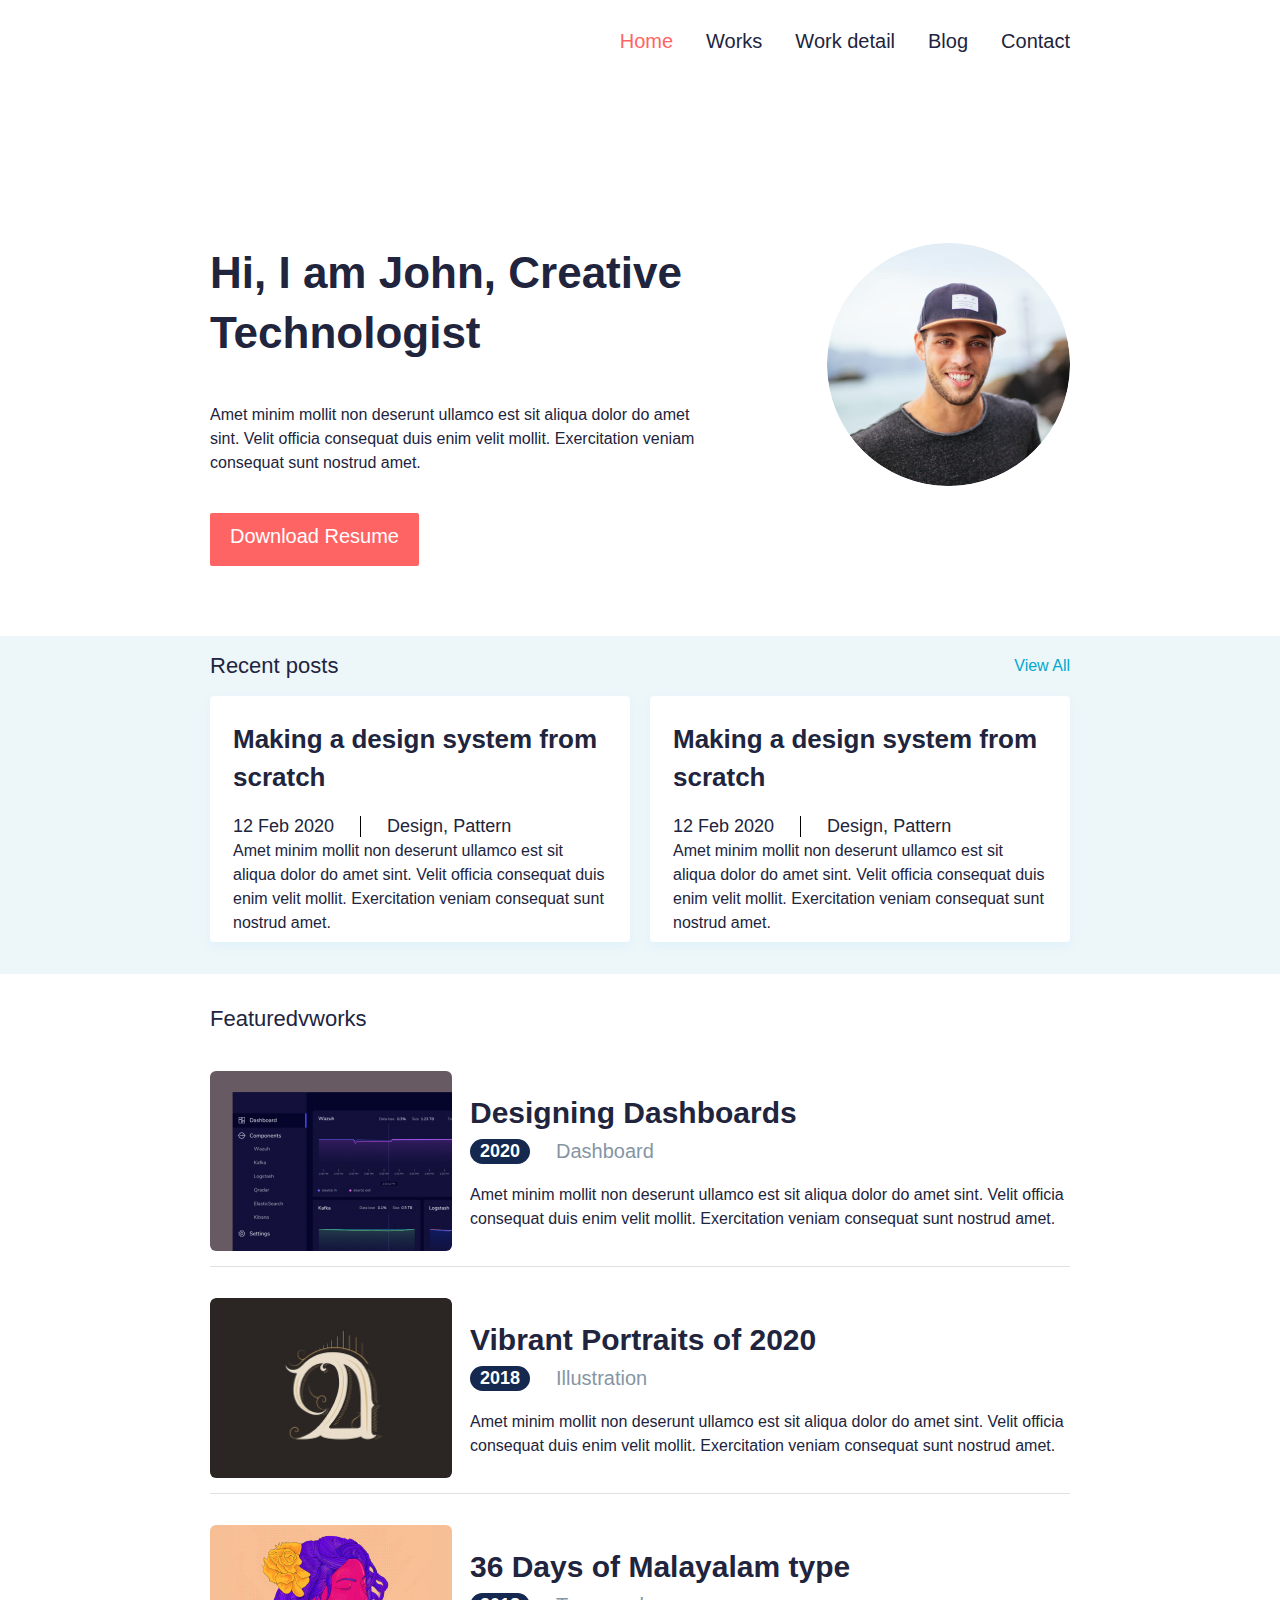
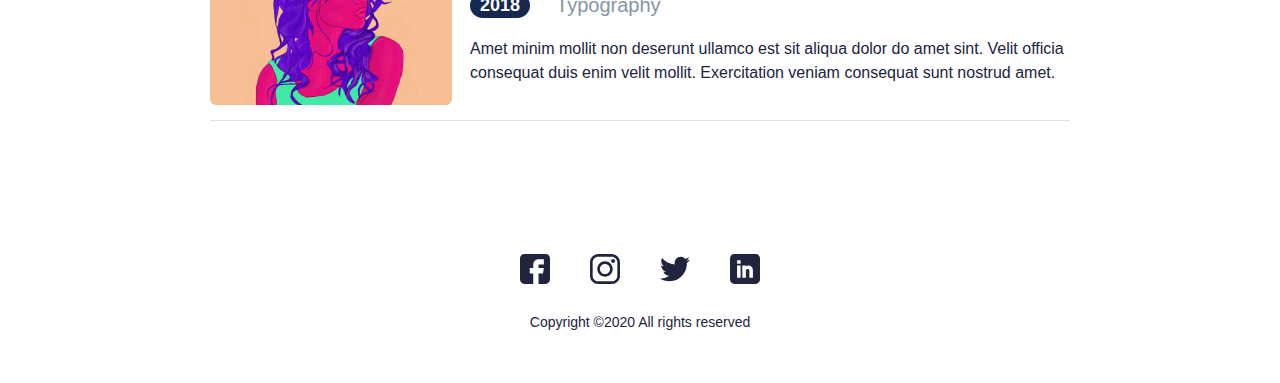
<file: index.html>
<!DOCTYPE html>
<html lang="en">
<head>
  <meta charset="UTF-8">
  <meta http-equiv="X-UA-Compatible" content="IE=edge">
  <meta name="viewport" content="width=device-width, initial-scale=1.0">
  <title>John</title>
  <link rel="stylesheet" href="css/main.css">
</head>
<body>
  <header class="header">
    <div class="container header__container">
      <input class="header__checkbox" type="checkbox" id="btn">
      <label for="btn" class="header__nav-toggler toggler">
        <span class="toggler__line toggler__top"></span>
        <span class="toggler__line toggler__center"></span>
        <span class="toggler__line toggler__bottom"></span>
      </label>
      <nav class="header__nav sitenav">
        <ul class="sitenav__list">
          <li class="sitenav__item">
            <a href="index.html" class="sitenav__item-link active">Home</a>
         </li>
          <li class="sitenav__item">
            <a href="works.html" class="sitenav__item-link">Works</a>
          </li>
          <li class="sitenav__item">
            <a href="work-detail.html" class="sitenav__item-link">Work detail</a>
          </li>
          <li class="sitenav__item">
            <a href="blog.html" class="sitenav__item-link">Blog</a>
          </li>
          <li class="sitenav__item">
            <a href="#" class="sitenav__item-link">Contact</a>
          </li>
        </ul>
      </nav>
    </div>
  </header>
  <main class="main">
    <section class="hero">
      <div class="container hero__container">
        <div class="hero__content">
          <h2 class="hero__heading">
            Hi, I am John,
Creative Technologist
          </h2>
          <p class="hero__desc">
            Amet minim mollit non deserunt ullamco est sit aliqua dolor do amet sint. Velit officia consequat duis enim velit mollit. Exercitation veniam consequat sunt nostrud amet.
          </p>
          <a href="#" class="hero__link">
            Download Resume
          </a>
        </div>
        <img src="./img/hero.jpg" alt="" class="hero__img" width="243" height="243">
      </div>
    </section>
    <section class="recent-posts">
      <div class="container recent-posts__container">
        <div class="recent-posts__top">
          <h2 class="recent-posts__heading">
            Recent posts
          </h2>
          <button class="recent-posts__btn">
            View All
          </button>
        </div>
        <div class="recent-posts__bottom">
          <div class="recent-posts__card">
            <h3 class="recent-posts__card-heading">
              Making a design system from scratch
            </h3>
            <div class="recent-posts__card-date-wrapper">
              <p class="recent-posts__card-date">12 Feb 2020</p>
              <p class="recent-posts__card-category">Design, Pattern</p>
            </div>
            <p class="recent-posts__card-desc">
              Amet minim mollit non deserunt ullamco est sit aliqua dolor do amet sint. Velit officia consequat duis enim velit mollit. Exercitation veniam consequat sunt nostrud amet.
            </p>
          </div>
          <div class="recent-posts__card">
            <h3 class="recent-posts__card-heading">
              Making a design system from scratch
            </h3>
            <div class="recent-posts__card-date-wrapper">
              <p class="recent-posts__card-date">12 Feb 2020</p>
              <p class="recent-posts__card-category">Design, Pattern</p>
            </div>
            <p class="recent-posts__card-desc">
              Amet minim mollit non deserunt ullamco est sit aliqua dolor do amet sint. Velit officia consequat duis enim velit mollit. Exercitation veniam consequat sunt nostrud amet.
            </p>
          </div>
        </div>
      </div>
    </section>
    <section class="works">
      <div class="container">
        <h2 class="works__heading">
          Featuredvworks
        </h2>
        <ul class="works__list">
          <li class="works__item card">
            <div class="card__img-wrapper">
              <img src="img/1st-card.jpg" alt="" class="card__img">
            </div>
            <div class="card__content">
              <h3 class="card__heading">
                Designing Dashboards
              </h3>
              <div class="card__date-wrapper">
                <p class="card__date">2020</p>
                <p class="card__category">
                  Dashboard
                </p>
              </div>
              <p class="card__desc">Amet minim mollit non deserunt ullamco est sit aliqua dolor do amet sint. Velit officia consequat duis enim velit mollit. Exercitation veniam consequat sunt nostrud amet.</p>
            </div>
          </li>
          <li class="works__item card">
            <div class="card__img-wrapper">
              <img src="img/3rd-card.jpg" alt="" class="card__img">
            </div>
            <div class="card__content">
              <h3 class="card__heading">
                Vibrant Portraits of 2020
              </h3>
              <div class="card__date-wrapper">
                <p class="card__date">2018</p>
                <p class="card__category">
                  Illustration
                </p>
              </div>
              <p class="card__desc">Amet minim mollit non deserunt ullamco est sit aliqua dolor do amet sint. Velit officia consequat duis enim velit mollit. Exercitation veniam consequat sunt nostrud amet.</p>
            </div>
          </li>
          <li class="works__item card">
            <div class="card__img-wrapper">
              <img src="img/2nd-card.jpg" alt="" class="card__img">
            </div>
            <div class="card__content">
              <h3 class="card__heading">
                36 Days of Malayalam type
              </h3>
              <div class="card__date-wrapper">
                <p class="card__date">2018</p>
                <p class="card__category">
                  Typography
                </p>
              </div>
              <p class="card__desc">Amet minim mollit non deserunt ullamco est sit aliqua dolor do amet sint. Velit officia consequat duis enim velit mollit. Exercitation veniam consequat sunt nostrud amet.</p>
            </div>
          </li>
        </ul>
      </div>
    </section>
  </main>
  <footer class="footer">
    <div class="container">
      <ul class="footer__links-list">
        <li class="footer__links-item">
          <a href="#" class="footer__link">
            <img src="img/fb.svg" alt="" class="footer__link-img">
          </a>
        </li>
        <li class="footer__links-item">
          <a href="#" class="footer__link">
            <img src="img/insta.svg" alt="" class="footer__link-img">
          </a>
        </li>
        <li class="footer__links-item">
          <a href="#" class="footer__link">
            <img src="img/Group.svg" alt="" class="footer__link-img">
          </a>
        </li>
        <li class="footer__links-item">
          <a href="#" class="footer__link">
            <img src="img/Linkedin.svg" alt="" class="footer__link-img">
          </a>
        </li>
      </ul>
      <p class="footer__desc">Copyright ©2020 All rights reserved </p>
    </div>
  </footer>
</body>
</html>
</file>
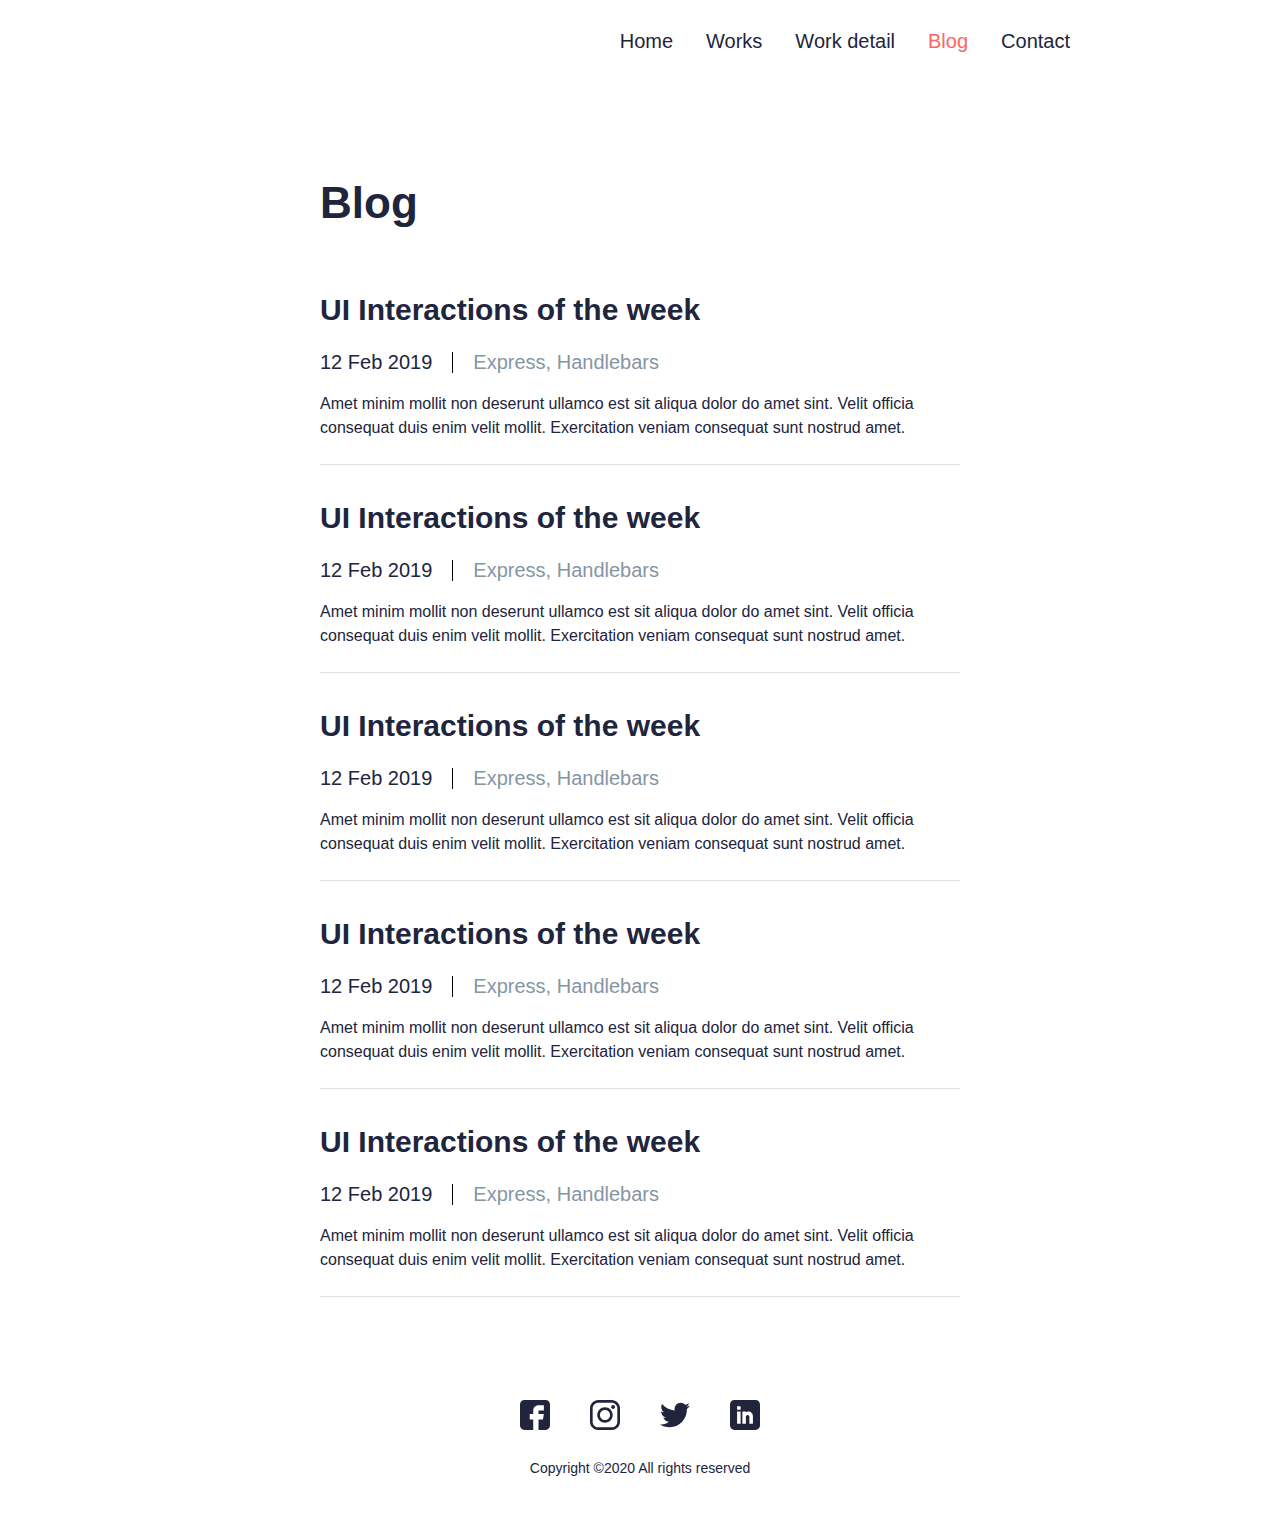
<file: blog.html>
<!DOCTYPE html>
<html lang="en">
<head>
    <meta charset="UTF-8">
    <meta http-equiv="X-UA-Compatible" content="IE=edge">
    <meta name="viewport" content="width=device-width, initial-scale=1.0">
    <link rel="stylesheet" href="css/main.css">
    <title>John</title>
</head>
<body>
    <header class="header">
        <div class="container header__container">
          <input class="header__checkbox" type="checkbox" id="btn">
          <label for="btn" class="header__nav-toggler toggler">
            <span class="toggler__line toggler__top"></span>
            <span class="toggler__line toggler__center"></span>
            <span class="toggler__line toggler__bottom"></span>
          </label>
          <nav class="header__nav sitenav">
            <ul class="sitenav__list">
              <li class="sitenav__item">
                 <a href="index.html" class="sitenav__item-link">Home</a>
              </li>
              <li class="sitenav__item">
                <a href="works.html" class="sitenav__item-link">Works</a>
              </li>
              <li class="sitenav__item">
                <a href="work-detail.html" class="sitenav__item-link">Work detail</a>
              </li>
              <li class="sitenav__item">
                <a href="blog.html" class="sitenav__item-link active">Blog</a>
              </li>
              <li class="sitenav__item">
                <a href="#" class="sitenav__item-link">Contact</a>
              </li>
            </ul>
          </nav>
        </div>
      </header>
      <main>
        <section class="blog">
            <div class="container blog__container">
                <h2 class="blog__heading">
                    Blog
                </h2>
                <ul class="blog__list">
                    <li class="blog__item">
                        <h3 class="blog__item-heading card__heading">
                            UI Interactions of the week
                        </h3>
                        <div class="blog__item-date-wrapper">
                            <p class="blog__item-date">
                                12 Feb 2019
                            </p>
                            <p class="blog__item-category card__category">
                                Express, Handlebars
                            </p>
                        </div>
                        <p class="blog__item-desc card__desc">
                            Amet minim mollit non deserunt ullamco est sit aliqua dolor do amet sint. Velit officia consequat duis enim velit mollit. Exercitation veniam consequat sunt nostrud amet.
                        </p>
                    </li>
                    <li class="blog__item">
                        <h3 class="blog__item-heading card__heading">
                            UI Interactions of the week
                        </h3>
                        <div class="blog__item-date-wrapper">
                            <p class="blog__item-date">
                                12 Feb 2019
                            </p>
                            <p class="blog__item-category card__category">
                                Express, Handlebars
                            </p>
                        </div>
                        <p class="blog__item-desc card__desc">
                            Amet minim mollit non deserunt ullamco est sit aliqua dolor do amet sint. Velit officia consequat duis enim velit mollit. Exercitation veniam consequat sunt nostrud amet.
                        </p>
                    </li>
                    <li class="blog__item">
                        <h3 class="blog__item-heading card__heading">
                            UI Interactions of the week
                        </h3>
                        <div class="blog__item-date-wrapper">
                            <p class="blog__item-date">
                                12 Feb 2019
                            </p>
                            <p class="blog__item-category card__category">
                                Express, Handlebars
                            </p>
                        </div>
                        <p class="blog__item-desc card__desc">
                            Amet minim mollit non deserunt ullamco est sit aliqua dolor do amet sint. Velit officia consequat duis enim velit mollit. Exercitation veniam consequat sunt nostrud amet.
                        </p>
                    </li>
                    <li class="blog__item">
                        <h3 class="blog__item-heading card__heading">
                            UI Interactions of the week
                        </h3>
                        <div class="blog__item-date-wrapper">
                            <p class="blog__item-date">
                                12 Feb 2019
                            </p>
                            <p class="blog__item-category card__category">
                                Express, Handlebars
                            </p>
                        </div>
                        <p class="blog__item-desc card__desc">
                            Amet minim mollit non deserunt ullamco est sit aliqua dolor do amet sint. Velit officia consequat duis enim velit mollit. Exercitation veniam consequat sunt nostrud amet.
                        </p>
                    </li>
                    <li class="blog__item">
                        <h3 class="blog__item-heading card__heading">
                            UI Interactions of the week
                        </h3>
                        <div class="blog__item-date-wrapper">
                            <p class="blog__item-date">
                                12 Feb 2019
                            </p>
                            <p class="blog__item-category card__category">
                                Express, Handlebars
                            </p>
                        </div>
                        <p class="blog__item-desc card__desc">
                            Amet minim mollit non deserunt ullamco est sit aliqua dolor do amet sint. Velit officia consequat duis enim velit mollit. Exercitation veniam consequat sunt nostrud amet.
                        </p>
                    </li>
                </ul>
            </div>
        </section>
      </main>
      <footer class="footer">
        <div class="container blog__container">
          <ul class="footer__links-list">
            <li class="footer__links-item">
              <a href="#" class="footer__link">
                <img src="img/fb.svg" alt="" class="footer__link-img">
              </a>
            </li>
            <li class="footer__links-item">
              <a href="#" class="footer__link">
                <img src="img/insta.svg" alt="" class="footer__link-img">
              </a>
            </li>
            <li class="footer__links-item">
              <a href="#" class="footer__link">
                <img src="img/Group.svg" alt="" class="footer__link-img">
              </a>
            </li>
            <li class="footer__links-item">
              <a href="#" class="footer__link">
                <img src="img/Linkedin.svg" alt="" class="footer__link-img">
              </a>
            </li>
          </ul>
          <p class="footer__desc">Copyright ©2020 All rights reserved </p>
        </div>
      </footer>
</body>
</html>
</file>
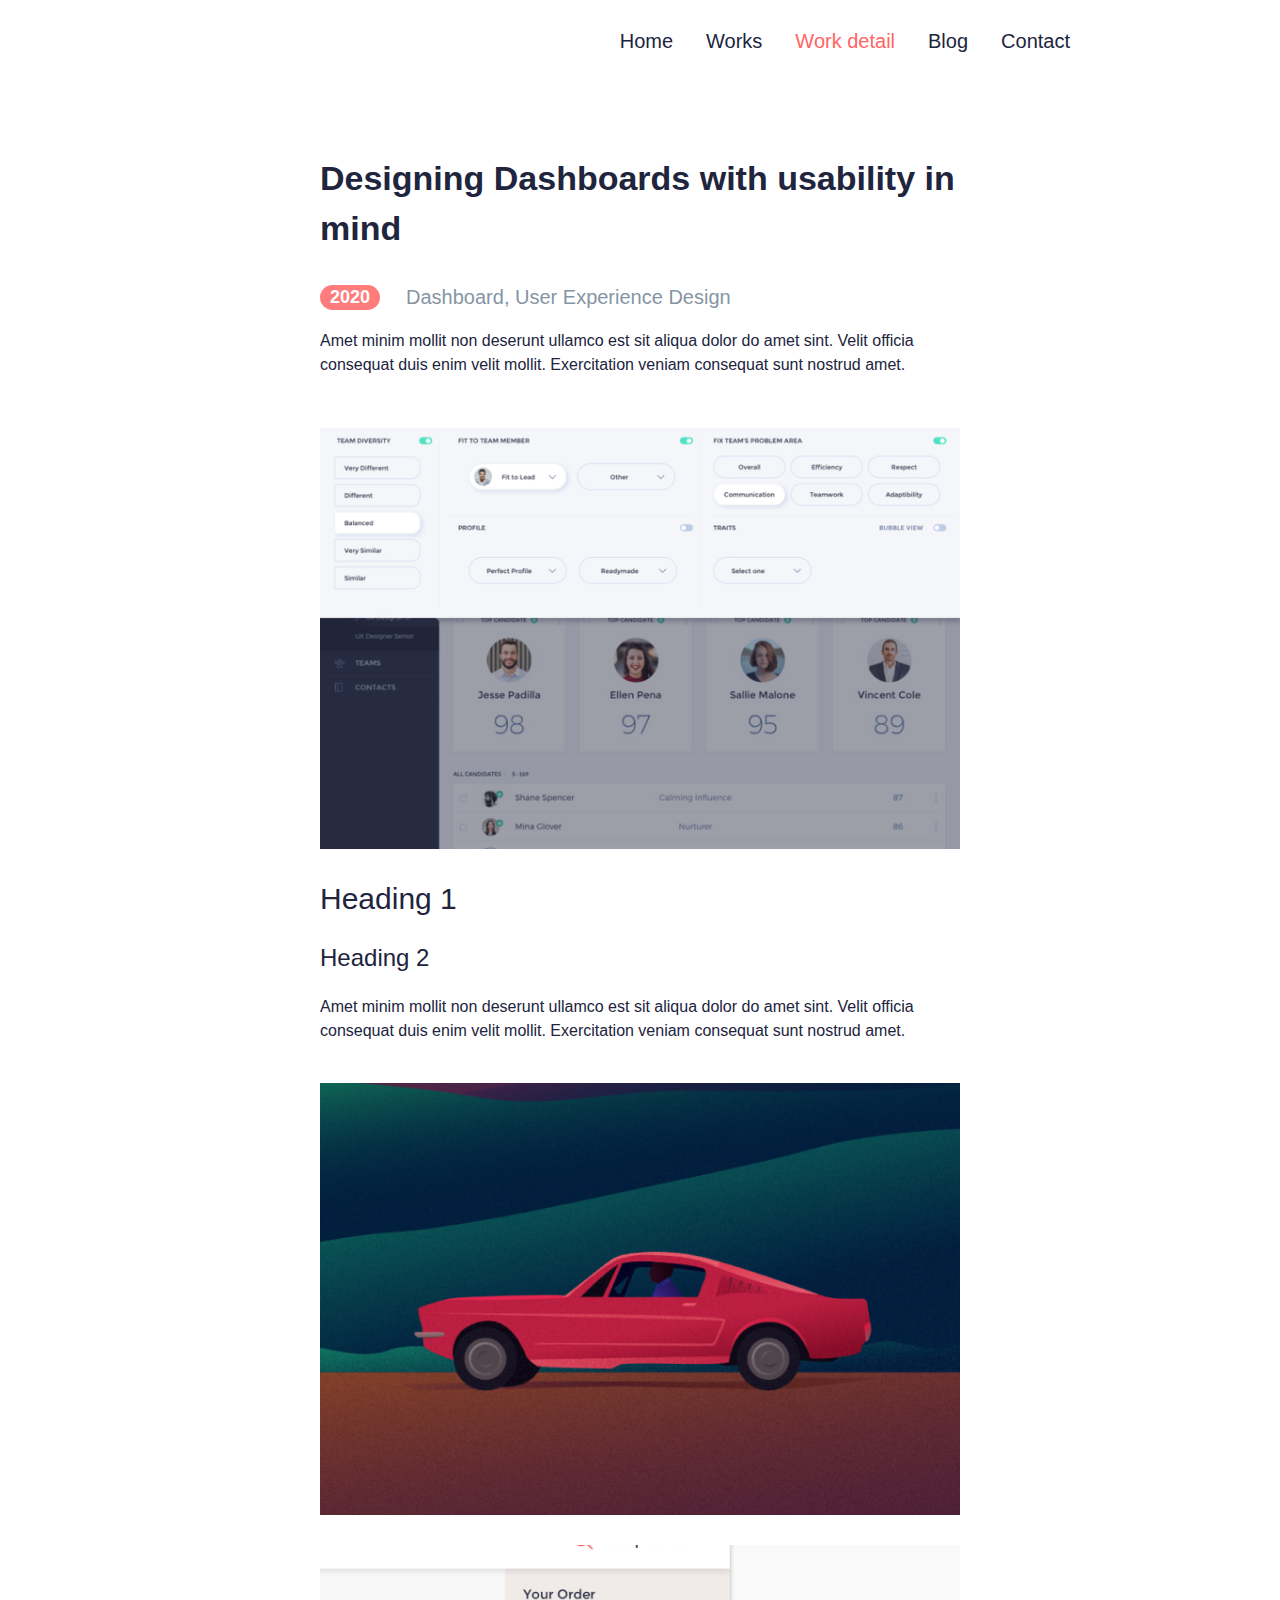
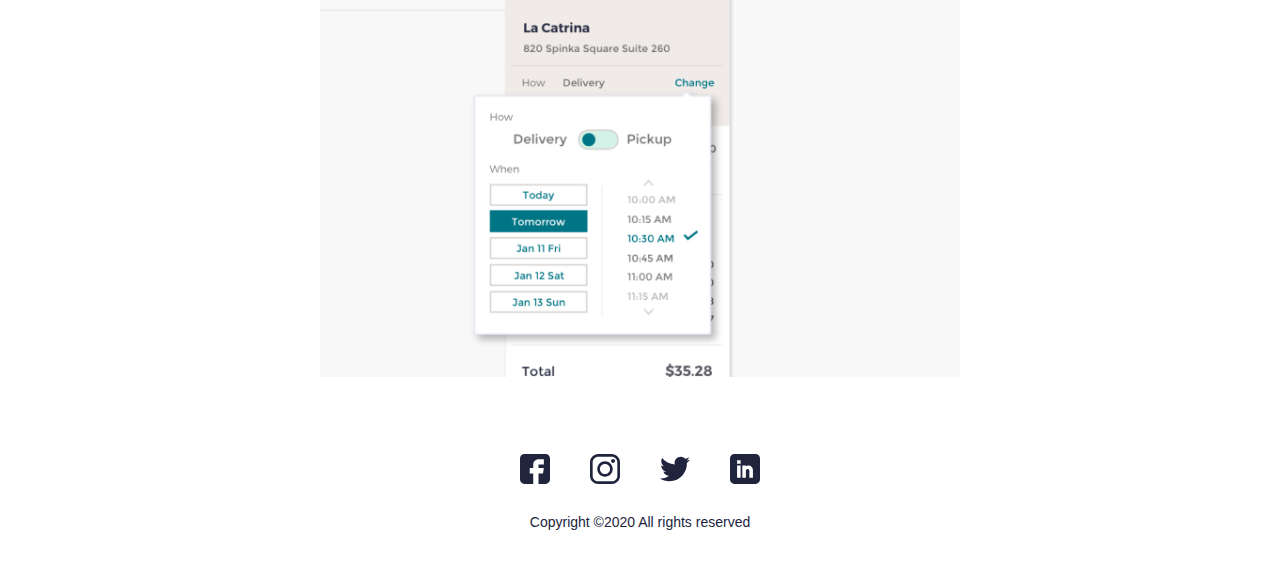
<file: work-detail.html>
<!DOCTYPE html>
<html lang="en">
<head>
    <meta charset="UTF-8">
    <meta http-equiv="X-UA-Compatible" content="IE=edge">
    <meta name="viewport" content="width=device-width, initial-scale=1.0">
    <link rel="stylesheet" href="css/main.css">
    <title>Document</title>
</head>
<body>
    <header class="header">
        <div class="container header__container">
          <input class="header__checkbox" type="checkbox" id="btn">
          <label for="btn" class="header__nav-toggler toggler">
            <span class="toggler__line toggler__top"></span>
            <span class="toggler__line toggler__center"></span>
            <span class="toggler__line toggler__bottom"></span>
          </label>
          <nav class="header__nav sitenav">
            <ul class="sitenav__list">
             <li class="sitenav__item">
                 <a href="index.html" class="sitenav__item-link">Home</a>
             </li>
              <li class="sitenav__item">
                <a href="works.html" class="sitenav__item-link">Works</a>
              </li>
              <li class="sitenav__item">
                <a href="work-detail.html" class="sitenav__item-link active">Work detail</a>
              </li>
              <li class="sitenav__item">
                <a href="blog.html" class="sitenav__item-link">Blog</a>
              </li>
              <li class="sitenav__item">
                <a href="#" class="sitenav__item-link">Contact</a>
              </li>
            </ul>
          </nav>
        </div>
      </header>
      <main>
        <section class="detail">
            <div class="container work__container">
                <div class="detail__item">
                    <h2 class="detail__heading">
                        Designing Dashboards with usability in mind
                    </h2>
                    <div class="card__date-wrapper">
                        <p class="card__date detail__item-date">2020</p>
                        <p class="card__category">
                            Dashboard, User Experience Design
                        </p>
                    </div>
                    <p class="card__desc detail__item-desc">
                        Amet minim mollit non deserunt ullamco est sit aliqua dolor do amet sint. Velit officia consequat duis enim velit mollit. Exercitation veniam consequat sunt nostrud amet.
                    </p>
                    <img src="img/detail-1.jpg" alt="" class="detail__item-img" width="680" height="460">
                    <p class="detail__item-heading-1">
                        Heading 1
                    </p>
                    <p class="detail__item-heading-2">
                        Heading 2
                    </p>
                    <p class="card__desc detail__item-desc">
                        Amet minim mollit non deserunt ullamco est sit aliqua dolor do amet sint. Velit officia consequat duis enim velit mollit. Exercitation veniam consequat sunt nostrud amet.
                    </p>
                    <img src="img/detail-2.jpg" alt="" class="detail__item-img" width="680" height="460">
                    <img src="img/detail-3.jpg" alt="" class="detail__item-img" width="680" height="460">
                </div>
            </div>
        </section>
      </main>
      <footer class="footer">
        <div class="container blog__container">
          <ul class="footer__links-list">
            <li class="footer__links-item">
              <a href="#" class="footer__link">
                <img src="img/fb.svg" alt="" class="footer__link-img">
              </a>
            </li>
            <li class="footer__links-item">
              <a href="#" class="footer__link">
                <img src="img/insta.svg" alt="" class="footer__link-img">
              </a>
            </li>
            <li class="footer__links-item">
              <a href="#" class="footer__link">
                <img src="img/Group.svg" alt="" class="footer__link-img">
              </a>
            </li>
            <li class="footer__links-item">
              <a href="#" class="footer__link">
                <img src="img/Linkedin.svg" alt="" class="footer__link-img">
              </a>
            </li>
          </ul>
          <p class="footer__desc">Copyright ©2020 All rights reserved </p>
        </div>
      </footer>
</body>
</html>
</file>
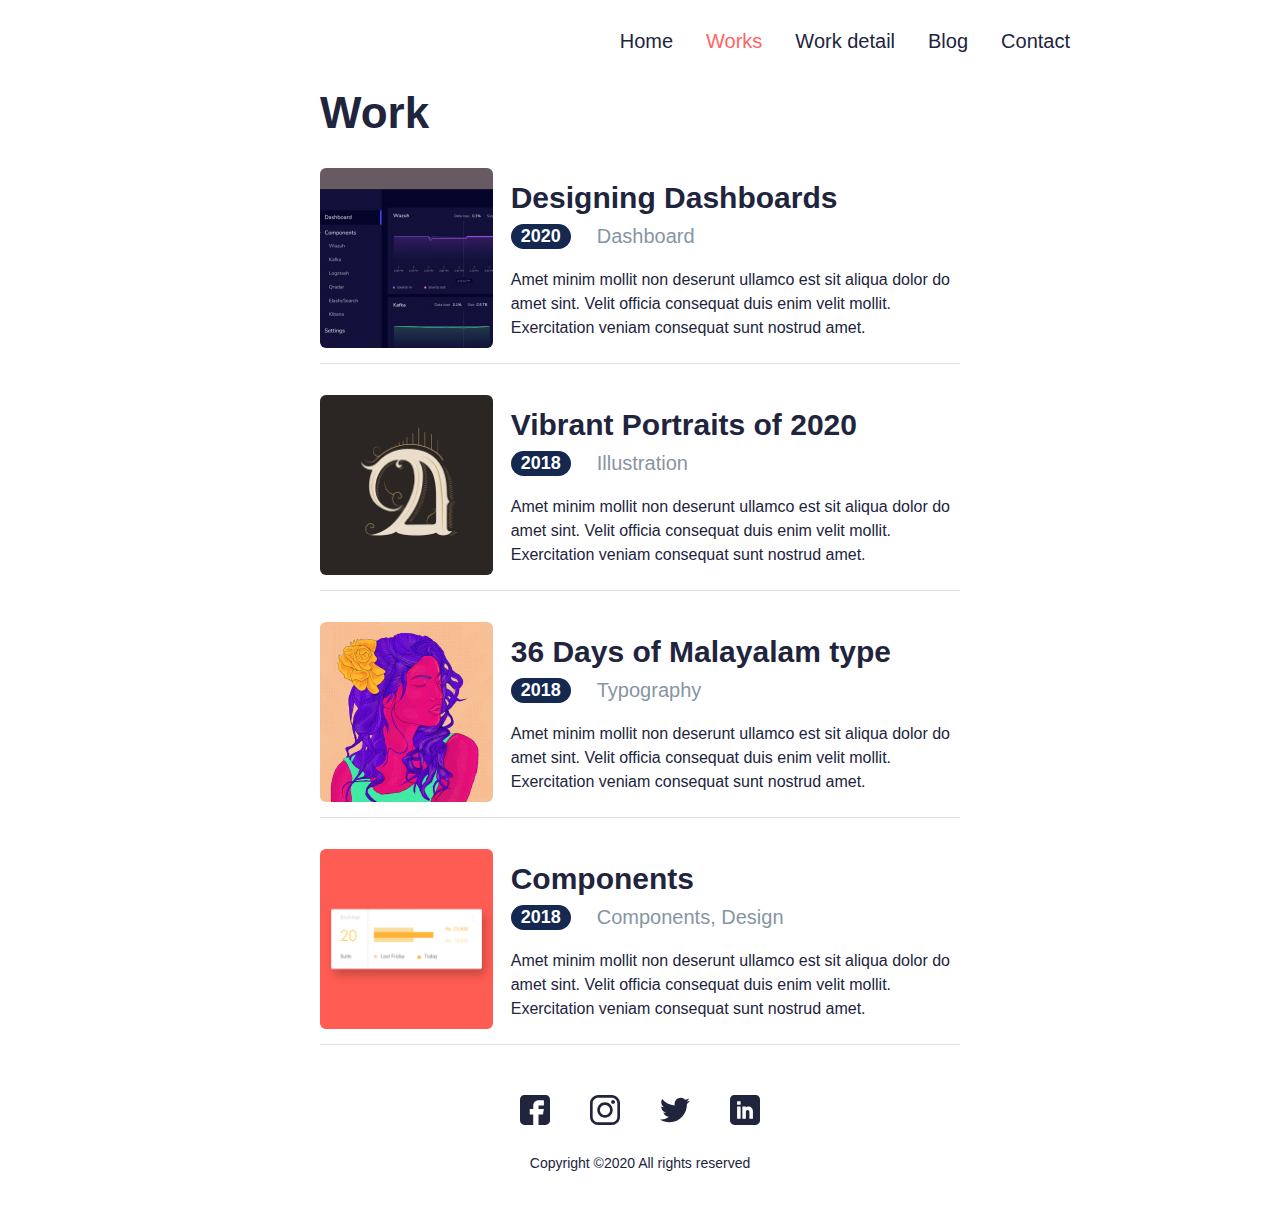
<file: works.html>
<!DOCTYPE html>
<html lang="en">
<head>
    <meta charset="UTF-8">
    <meta http-equiv="X-UA-Compatible" content="IE=edge">
    <meta name="viewport" content="width=device-width, initial-scale=1.0">
    <link rel="stylesheet" href="css/main.css">
    <title>John</title>
</head>
<body>
    <header class="header">
        <div class="container header__container">
          <input class="header__checkbox" type="checkbox" id="btn">
          <label for="btn" class="header__nav-toggler toggler">
            <span class="toggler__line toggler__top"></span>
            <span class="toggler__line toggler__center"></span>
            <span class="toggler__line toggler__bottom"></span>
          </label>
          <nav class="header__nav sitenav">
            <ul class="sitenav__list">
             <li class="sitenav__item">
                 <a href="index.html" class="sitenav__item-link">Home</a>
             </li>
              <li class="sitenav__item">
                <a href="works.html" class="sitenav__item-link active">Works</a>
              </li>
              <li class="sitenav__item">
                <a href="work-detail.html" class="sitenav__item-link">Work detail</a>
              </li>
              <li class="sitenav__item">
                <a href="blog.html" class="sitenav__item-link">Blog</a>
              </li>
              <li class="sitenav__item">
                <a href="#" class="sitenav__item-link">Contact</a>
              </li>
            </ul>
          </nav>
        </div>
      </header>
      <main>
        <section class="work">
            <div class="container work__container">
                <h2 class="work__heading">
                    Work
                </h2>
                <ul class="works__list">
                    <li class="works__item card">
                      <div class="card__img-wrapper">
                        <img src="img/1st-card.jpg" alt="" class="card__img">
                      </div>
                      <div class="card__content">
                        <h3 class="card__heading">
                          Designing Dashboards
                        </h3>
                        <div class="card__date-wrapper">
                          <p class="card__date">2020</p>
                          <p class="card__category">
                            Dashboard
                          </p>
                        </div>
                        <p class="card__desc">Amet minim mollit non deserunt ullamco est sit aliqua dolor do amet sint. Velit officia consequat duis enim velit mollit. Exercitation veniam consequat sunt nostrud amet.</p>
                      </div>
                    </li>
                    <li class="works__item card">
                      <div class="card__img-wrapper">
                        <img src="img/3rd-card.jpg" alt="" class="card__img">
                      </div>
                      <div class="card__content">
                        <h3 class="card__heading">
                          Vibrant Portraits of 2020
                        </h3>
                        <div class="card__date-wrapper">
                          <p class="card__date">2018</p>
                          <p class="card__category">
                            Illustration
                          </p>
                        </div>
                        <p class="card__desc">Amet minim mollit non deserunt ullamco est sit aliqua dolor do amet sint. Velit officia consequat duis enim velit mollit. Exercitation veniam consequat sunt nostrud amet.</p>
                      </div>
                    </li>
                    <li class="works__item card">
                      <div class="card__img-wrapper">
                        <img src="img/2nd-card.jpg" alt="" class="card__img">
                      </div>
                      <div class="card__content">
                        <h3 class="card__heading">
                          36 Days of Malayalam type
                        </h3>
                        <div class="card__date-wrapper">
                          <p class="card__date">2018</p>
                          <p class="card__category">
                            Typography
                          </p>
                        </div>
                        <p class="card__desc">Amet minim mollit non deserunt ullamco est sit aliqua dolor do amet sint. Velit officia consequat duis enim velit mollit. Exercitation veniam consequat sunt nostrud amet.</p>
                      </div>
                    </li>
                    <li class="works__item card">
                      <div class="card__img-wrapper">
                        <img src="img/4th-card.jpg" alt="" class="card__img">
                      </div>
                      <div class="card__content">
                        <h3 class="card__heading">
                            Components
                        </h3>
                        <div class="card__date-wrapper">
                          <p class="card__date">2018</p>
                          <p class="card__category">
                            Components, Design
                          </p>
                        </div>
                        <p class="card__desc">Amet minim mollit non deserunt ullamco est sit aliqua dolor do amet sint. Velit officia consequat duis enim velit mollit. Exercitation veniam consequat sunt nostrud amet.</p>
                      </div>
                    </li>
                  </ul>
            </div>
        </section>
      </main>
      <footer class="footer">
        <div class="container work__container">
          <ul class="footer__links-list">
            <li class="footer__links-item">
              <a href="#" class="footer__link">
                <img src="img/fb.svg" alt="" class="footer__link-img">
              </a>
            </li>
            <li class="footer__links-item">
              <a href="#" class="footer__link">
                <img src="img/insta.svg" alt="" class="footer__link-img">
              </a>
            </li>
            <li class="footer__links-item">
              <a href="#" class="footer__link">
                <img src="img/Group.svg" alt="" class="footer__link-img">
              </a>
            </li>
            <li class="footer__links-item">
              <a href="#" class="footer__link">
                <img src="img/Linkedin.svg" alt="" class="footer__link-img">
              </a>
            </li>
          </ul>
          <p class="footer__desc">Copyright ©2020 All rights reserved </p>
        </div>
      </footer>
</body>
</html>
</file>
<file: css/main.css>
/*! normalize.css v8.0.1 | MIT License | github.com/necolas/normalize.css */
/* Document
   ========================================================================== */
/**
 * 1. Correct the line height in all browsers.
 * 2. Prevent adjustments of font size after orientation changes in iOS.
 */
html {
  line-height: 1.15; /* 1 */
  -webkit-text-size-adjust: 100%; /* 2 */
}

/* Sections
   ========================================================================== */
/**
 * Remove the margin in all browsers.
 */
body {
  margin: 0;
}

/**
 * Render the `main` element consistently in IE.
 */
main {
  display: block;
}

/**
 * Correct the font size and margin on `h1` elements within `section` and
 * `article` contexts in Chrome, Firefox, and Safari.
 */
h1 {
  font-size: 2em;
  margin: 0.67em 0;
}

/* Grouping content
   ========================================================================== */
/**
 * 1. Add the correct box sizing in Firefox.
 * 2. Show the overflow in Edge and IE.
 */
hr {
  box-sizing: content-box; /* 1 */
  height: 0; /* 1 */
  overflow: visible; /* 2 */
}

/**
 * 1. Correct the inheritance and scaling of font size in all browsers.
 * 2. Correct the odd `em` font sizing in all browsers.
 */
pre {
  font-family: monospace, monospace; /* 1 */
  font-size: 1em; /* 2 */
}

/* Text-level semantics
   ========================================================================== */
/**
 * Remove the gray background on active links in IE 10.
 */
a {
  background-color: transparent;
}

/**
 * 1. Remove the bottom border in Chrome 57-
 * 2. Add the correct text decoration in Chrome, Edge, IE, Opera, and Safari.
 */
abbr[title] {
  border-bottom: none; /* 1 */
  text-decoration: underline; /* 2 */
  -webkit-text-decoration: underline dotted;
          text-decoration: underline dotted; /* 2 */
}

/**
 * Add the correct font weight in Chrome, Edge, and Safari.
 */
b,
strong {
  font-weight: bolder;
}

/**
 * 1. Correct the inheritance and scaling of font size in all browsers.
 * 2. Correct the odd `em` font sizing in all browsers.
 */
code,
kbd,
samp {
  font-family: monospace, monospace; /* 1 */
  font-size: 1em; /* 2 */
}

/**
 * Add the correct font size in all browsers.
 */
small {
  font-size: 80%;
}

/**
 * Prevent `sub` and `sup` elements from affecting the line height in
 * all browsers.
 */
sub,
sup {
  font-size: 75%;
  line-height: 0;
  position: relative;
  vertical-align: baseline;
}

sub {
  bottom: -0.25em;
}

sup {
  top: -0.5em;
}

/* Embedded content
   ========================================================================== */
/**
 * Remove the border on images inside links in IE 10.
 */
img {
  border-style: none;
}

/* Forms
   ========================================================================== */
/**
 * 1. Change the font styles in all browsers.
 * 2. Remove the margin in Firefox and Safari.
 */
button,
input,
optgroup,
select,
textarea {
  font-family: inherit; /* 1 */
  font-size: 100%; /* 1 */
  line-height: 1.15; /* 1 */
  margin: 0; /* 2 */
}

/**
 * Show the overflow in IE.
 * 1. Show the overflow in Edge.
 */
button,
input { /* 1 */
  overflow: visible;
}

/**
 * Remove the inheritance of text transform in Edge, Firefox, and IE.
 * 1. Remove the inheritance of text transform in Firefox.
 */
button,
select { /* 1 */
  text-transform: none;
}

/**
 * Correct the inability to style clickable types in iOS and Safari.
 */
button,
[type=button],
[type=reset],
[type=submit] {
  -webkit-appearance: button;
}

/**
 * Remove the inner border and padding in Firefox.
 */
button::-moz-focus-inner,
[type=button]::-moz-focus-inner,
[type=reset]::-moz-focus-inner,
[type=submit]::-moz-focus-inner {
  border-style: none;
  padding: 0;
}

/**
 * Restore the focus styles unset by the previous rule.
 */
button:-moz-focusring,
[type=button]:-moz-focusring,
[type=reset]:-moz-focusring,
[type=submit]:-moz-focusring {
  outline: 1px dotted ButtonText;
}

/**
 * Correct the padding in Firefox.
 */
fieldset {
  padding: 0.35em 0.75em 0.625em;
}

/**
 * 1. Correct the text wrapping in Edge and IE.
 * 2. Correct the color inheritance from `fieldset` elements in IE.
 * 3. Remove the padding so developers are not caught out when they zero out
 *    `fieldset` elements in all browsers.
 */
legend {
  box-sizing: border-box; /* 1 */
  color: inherit; /* 2 */
  display: table; /* 1 */
  max-width: 100%; /* 1 */
  padding: 0; /* 3 */
  white-space: normal; /* 1 */
}

/**
 * Add the correct vertical alignment in Chrome, Firefox, and Opera.
 */
progress {
  vertical-align: baseline;
}

/**
 * Remove the default vertical scrollbar in IE 10+.
 */
textarea {
  overflow: auto;
}

/**
 * 1. Add the correct box sizing in IE 10.
 * 2. Remove the padding in IE 10.
 */
[type=checkbox],
[type=radio] {
  box-sizing: border-box; /* 1 */
  padding: 0; /* 2 */
}

/**
 * Correct the cursor style of increment and decrement buttons in Chrome.
 */
[type=number]::-webkit-inner-spin-button,
[type=number]::-webkit-outer-spin-button {
  height: auto;
}

/**
 * 1. Correct the odd appearance in Chrome and Safari.
 * 2. Correct the outline style in Safari.
 */
[type=search] {
  -webkit-appearance: textfield; /* 1 */
  outline-offset: -2px; /* 2 */
}

/**
 * Remove the inner padding in Chrome and Safari on macOS.
 */
[type=search]::-webkit-search-decoration {
  -webkit-appearance: none;
}

/**
 * 1. Correct the inability to style clickable types in iOS and Safari.
 * 2. Change font properties to `inherit` in Safari.
 */
::-webkit-file-upload-button {
  -webkit-appearance: button; /* 1 */
  font: inherit; /* 2 */
}

/* Interactive
   ========================================================================== */
/*
 * Add the correct display in Edge, IE 10+, and Firefox.
 */
details {
  display: block;
}

/*
 * Add the correct display in all browsers.
 */
summary {
  display: list-item;
}

/* Misc
   ========================================================================== */
/**
 * Add the correct display in IE 10+.
 */
template {
  display: none;
}

/**
 * Add the correct display in IE 10.
 */
[hidden] {
  display: none;
}

/* FONTS */ /* GENERAL */
html {
  box-sizing: border-box;
  height: 100%;
  scroll-behavior: smooth;
}

*,
*::before,
*::after {
  box-sizing: inherit;
  margin: 0;
  padding: 0;
  list-style: none;
}

body {
  display: flex;
  flex-direction: column;
  height: 100%;
  padding: 0;
  margin: 0;
  overflow-x: hidden;
  font-family: "Arial", sans-serif;
  background-color: #fff;
  color: #21243D;
  font-size: 10px;
}

img {
  max-width: 100%;
  height: auto;
}

a {
  text-decoration: none;
  color: inherit;
}

@media only screen and (max-width: 780px) {
  body {
    font-size: 7px;
  }
}
/*CONTAINER*/
.container {
  width: 100%;
  max-width: 900px;
  margin: 0 auto;
  padding-left: 20px;
  padding-right: 20px;
}

/* VISUALLY-HIDDEN */
.visually-hidden {
  position: absolute;
  width: 1px;
  height: 1px;
  margin: -1px;
  border: 0;
  padding: 0;
  clip: rect(0 0 0 0);
  overflow: hidden;
}

.header {
  padding: 27px 0px;
  position: relative;
}

.header__container {
  display: flex;
  align-items: center;
  justify-content: flex-end;
}

.header__nav-toggler {
  display: none;
}

.header__checkbox {
  display: none;
}
.header__checkbox:checked ~ .header__nav {
  display: block;
  right: 50%;
  transform: translateX(50%);
}
.header__checkbox:checked ~ .toggler .toggler__top {
  margin-bottom: 0;
  transform: rotate(-45deg);
}
.header__checkbox:checked ~ .toggler .toggler__center {
  margin-bottom: 0;
  display: none;
}
.header__checkbox:checked ~ .toggler .toggler__bottom {
  margin-top: -2px;
  transform: rotate(45deg);
}

@media (max-width: 500px) {
  .header__nav-toggler {
    display: block;
  }
  .header__nav {
    display: none;
    right: -100%;
  }
}
.toggler {
  width: 30px;
}

.toggler__line {
  transition: all 0.5s;
  width: 30px;
  height: 2px;
  background-color: #21243D;
  display: block;
}

.toggler__top {
  margin-bottom: 9px;
}

.toggler__center {
  margin-bottom: 9px;
}

.sitenav {
  background-color: #fff;
  z-index: 1000;
}

.sitenav__list {
  display: flex;
  align-items: center;
  gap: 33px;
}

.sitenav__item-link {
  font-weight: 500;
  line-height: 29px;
  font-size: 20px;
  display: inline-block;
}
.sitenav__item-link:hover {
  opacity: 0.5;
}

@media only screen and (max-width: 500px) {
  .sitenav__list {
    flex-direction: column;
    display: block;
    text-align: center;
    gap: 50px;
  }
  .sitenav__item:not(:last-child) {
    margin-bottom: 20px;
  }
  .sitenav {
    position: absolute;
    max-width: 100vw;
    width: 100%;
    top: 100%;
    height: 100vh;
    transition: all 0.3s;
    padding: 20px;
    background-color: #fff;
  }
}
.active {
  color: #FF6464;
}

.hero {
  padding-top: 160px;
  padding-bottom: 70px;
}

.hero__container {
  display: flex;
  justify-content: space-between;
  gap: 100px;
}

.hero__content {
  max-width: 500px;
  width: 100%;
}

.hero__heading {
  font-weight: 700;
  font-size: 4.4em;
  line-height: 60px;
  margin-bottom: 40px;
}

.hero__desc {
  font-weight: 400;
  line-height: 24px;
  font-size: 1.6em;
  margin-bottom: 38px;
}

.hero__link {
  display: inline-block;
  font-weight: 500;
  font-size: 2em;
  line-height: 29px;
  color: #FFFFFF;
  padding: 9px 20px 15px;
  background: #FF6464;
  border-radius: 2px;
}

.hero__img {
  border-radius: 50%;
  display: block;
  width: 243px;
  height: 243px;
  flex-shrink: 0;
  z-index: 2;
  position: relative;
}
.hero__img::before {
  content: "";
  width: 243px;
  height: 243px;
  z-index: 10;
  display: block;
  position: absolute;
  border-radius: 50%;
  background-color: #EDF7FA;
  top: 13px;
  right: 5px;
}

@media only screen and (max-width: 780px) {
  .hero__container {
    gap: 30px;
  }
  .hero {
    padding-top: 100px;
    padding-bottom: 50px;
  }
  .hero__img {
    width: 180px;
    height: 180px;
  }
}
@media only screen and (max-width: 500px) {
  .hero__container {
    flex-direction: column-reverse;
    align-items: center;
    text-align: center;
    gap: 43px;
  }
  .hero {
    padding-top: 20px;
    padding-bottom: 60px;
  }
  .hero__heading {
    margin-bottom: 21px;
  }
  .hero__desc {
    margin-bottom: 27px;
  }
}
.recent-posts {
  background-color: #EDF7FA;
}

.recent-posts__top {
  display: flex;
  align-items: center;
  justify-content: space-between;
}

.recent-posts__heading {
  font-weight: 400;
  font-size: 2.2em;
  line-height: 60px;
}

.recent-posts__btn {
  font-weight: 400;
  font-size: 1.6em;
  line-height: 24px;
  color: #00A8CC;
  border: none;
  background-color: transparent;
  cursor: pointer;
}

.recent-posts__bottom {
  display: flex;
  align-items: center;
  justify-content: space-between;
  padding-bottom: 32px;
  gap: 15px;
}

.recent-posts__card {
  max-width: 420px;
  padding: 24px 23px 7px;
  background: #FFFFFF;
  box-shadow: 0px 4px 10px rgba(187, 225, 250, 0.25);
  border-radius: 4px;
}

.recent-posts__card-heading {
  font-weight: 700;
  line-height: 38px;
  font-size: 2.6em;
  margin-bottom: 17px;
}

.recent-posts__card-date-wrapper {
  display: flex;
  align-items: center;
  font-weight: 400;
  font-size: 1.8em;
  line-height: 26px;
}

.recent-posts__card-date {
  display: flex;
  align-items: center;
  margin-right: 26px;
}
.recent-posts__card-date::after {
  content: "";
  width: 1px;
  height: 21px;
  background-color: #000000;
  display: block;
  margin-left: 26px;
}

.recent-posts__card-desc {
  font-weight: 400;
  font-size: 1.6em;
  line-height: 24px;
}

@media only screen and (max-width: 780px) {
  .recent-posts__card-date {
    margin-right: 15px;
  }
  .recent-posts__card-date::after {
    margin-left: 15px;
  }
}
@media only screen and (max-width: 530px) {
  .recent-posts__bottom {
    flex-direction: column;
  }
}
.works {
  padding-top: 15px;
  padding-bottom: 83px;
}

.works__heading {
  font-weight: 400;
  font-size: 2.2em;
  line-height: 60px;
  margin-bottom: 22px;
  text-align: left;
}

.works__list {
  display: flex;
  align-items: flex-start;
  justify-content: start;
  flex-direction: column;
  gap: 31px;
}

.card {
  display: flex;
  align-items: center;
  justify-content: start;
  gap: 18px;
  padding-bottom: 15px;
  border-bottom: 1px solid #E0E0E0;
}

.card__img-wrapper {
  width: 246px;
  height: 180px;
  overflow: hidden;
  border-radius: 6px;
}

.card__img {
  width: 100%;
  height: 100%;
  -o-object-fit: cover;
     object-fit: cover;
}

.card__content {
  max-width: 600px;
  width: 100%;
}

.card__heading {
  margin-bottom: 2px;
  font-weight: 700;
  font-size: 3em;
  line-height: 44px;
}

.card__date-wrapper {
  display: flex;
  align-items: center;
  justify-content: start;
  gap: 26px;
  margin-bottom: 17px;
}

.card__date {
  padding: 1px 10px;
  background-color: #142850;
  border-radius: 16px;
  font-weight: 900;
  font-size: 1.8em;
  line-height: 23px;
  color: #fff;
}

.card__category {
  font-weight: 400;
  font-size: 2em;
  line-height: 29px;
  color: #8695A4;
}

.card__desc {
  font-weight: 400;
  font-size: 1.6em;
  line-height: 24px;
}

@media only screen and (max-width: 530px) {
  .card {
    flex-direction: column;
  }
  .card__img-wrapper {
    width: 100%;
    height: 230px;
  }
}
.footer {
  text-align: center;
  padding: 50px 0;
}

.footer__links-list {
  margin-right: auto;
  margin-left: auto;
  width: 240px;
  display: flex;
  align-items: center;
  justify-content: space-between;
  gap: 35px;
  margin-bottom: 25px;
}

.footer__link {
  display: inline-block;
}
.footer__link:hover {
  opacity: 0.5;
}

.footer__link-img {
  display: block;
  width: 30px;
  height: 30px;
}

.footer__desc {
  font-weight: 400;
  font-size: 14px;
  line-height: 21px;
}

.blog {
  padding-top: 90px;
  padding-bottom: 53px;
}

.blog__container {
  max-width: 680px;
}

.blog__heading {
  font-weight: 700;
  font-size: 4.4em;
  line-height: 60px;
  margin-bottom: 55px;
}

.blog__list {
  display: flex;
  align-items: flex-start;
  justify-content: start;
  flex-direction: column;
  gap: 31px;
}

.blog__item {
  width: 100%;
  padding-bottom: 24px;
  border-bottom: 1px solid #E0E0E0;
}

.blog__item-heading {
  margin-bottom: 16px;
  font-weight: 600;
}

.blog__item-date-wrapper {
  display: flex;
  align-items: center;
  gap: 20px;
  margin-bottom: 15px;
}
.blog__item-date-wrapper::after {
  content: "";
  width: 1px;
  height: 21px;
  background-color: #000;
  display: block;
  order: 2;
}

.blog__item-date {
  font-weight: 400;
  font-size: 2em;
  line-height: 29px;
  order: 1;
}

.blog__item-category {
  order: 3;
}

@media only screen and (max-width: 500px) {
  .blog__item-date-wrapper {
    gap: 10px;
  }
  .blog__heading {
    margin-bottom: 18px;
  }
  .blog__item-heading {
    line-height: 38px;
    margin-bottom: 5px;
  }
}
.work__container {
  max-width: 680px;
}

.work__heading {
  font-weight: 900;
  font-size: 4.4em;
  line-height: 60px;
  margin-bottom: 25px;
}

.detail {
  padding-top: 70px;
  padding-bottom: 25px;
}

.detail__item {
  width: 100%;
}

.detail__heading {
  font-weight: 700;
  font-size: 3.4em;
  line-height: 50px;
  margin-bottom: 30px;
}

.detail__item-date {
  background-color: #FF7C7C;
}

.detail__item-desc {
  margin-bottom: 40px;
}

.detail__item-img {
  max-width: 680px;
  max-height: 460px;
  width: 100%;
  height: 100%;
  -o-object-fit: cover;
     object-fit: cover;
  background-color: rgb(105, 103, 103);
}
.detail__item-img:not(:last-child) {
  margin-bottom: 27px;
}

.detail__item-heading-1 {
  font-weight: 500;
  font-size: 3em;
  line-height: 40px;
  margin-bottom: 26px;
}

.detail__item-heading-2 {
  font-weight: 500;
  font-size: 2.4em;
  line-height: 26px;
  margin-bottom: 24px;
}

@media only screen and (max-width: 500px) {
  .detail__heading {
    line-height: 35px;
  }
  .detail__item-heading-1 {
    line-height: 28px;
    margin-bottom: 15px;
  }
  .detail__item-heading-2 {
    line-height: 20px;
    margin-bottom: 15px;
  }
}/*# sourceMappingURL=main.css.map */
</file>
